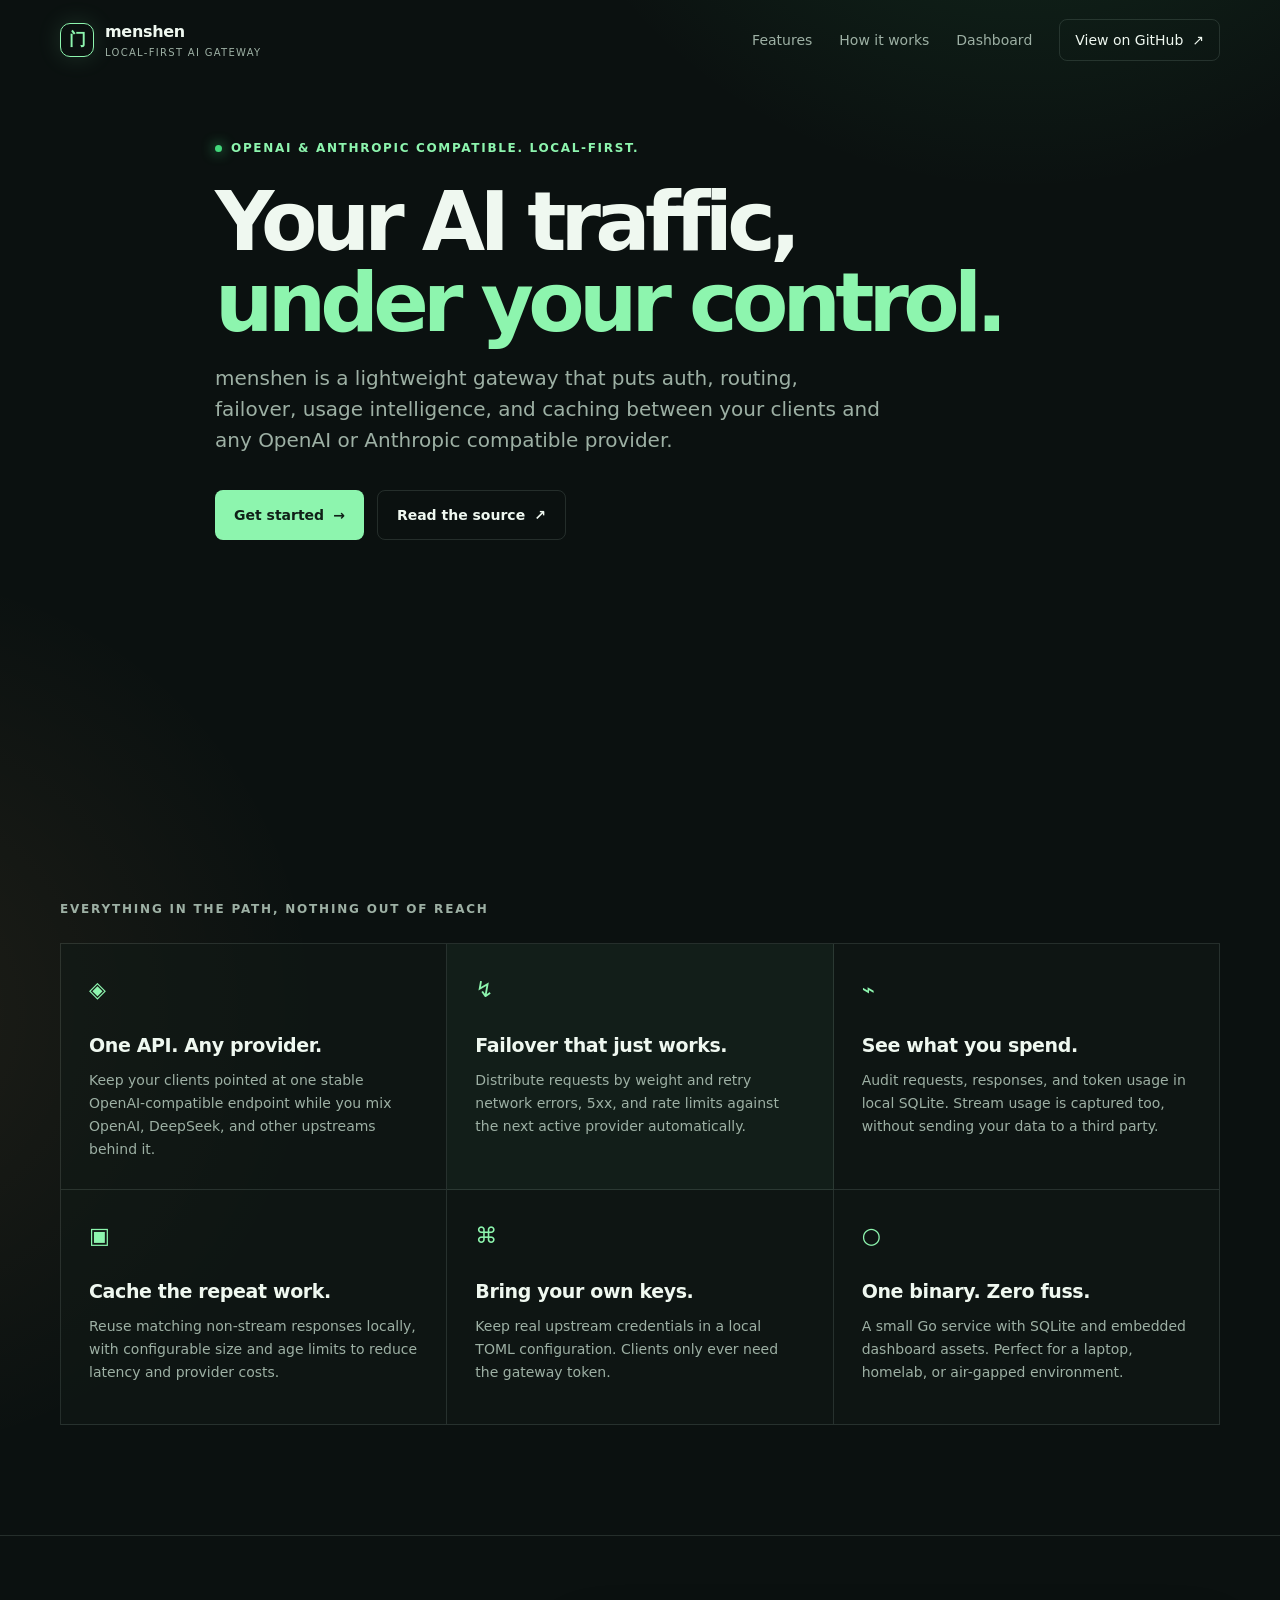
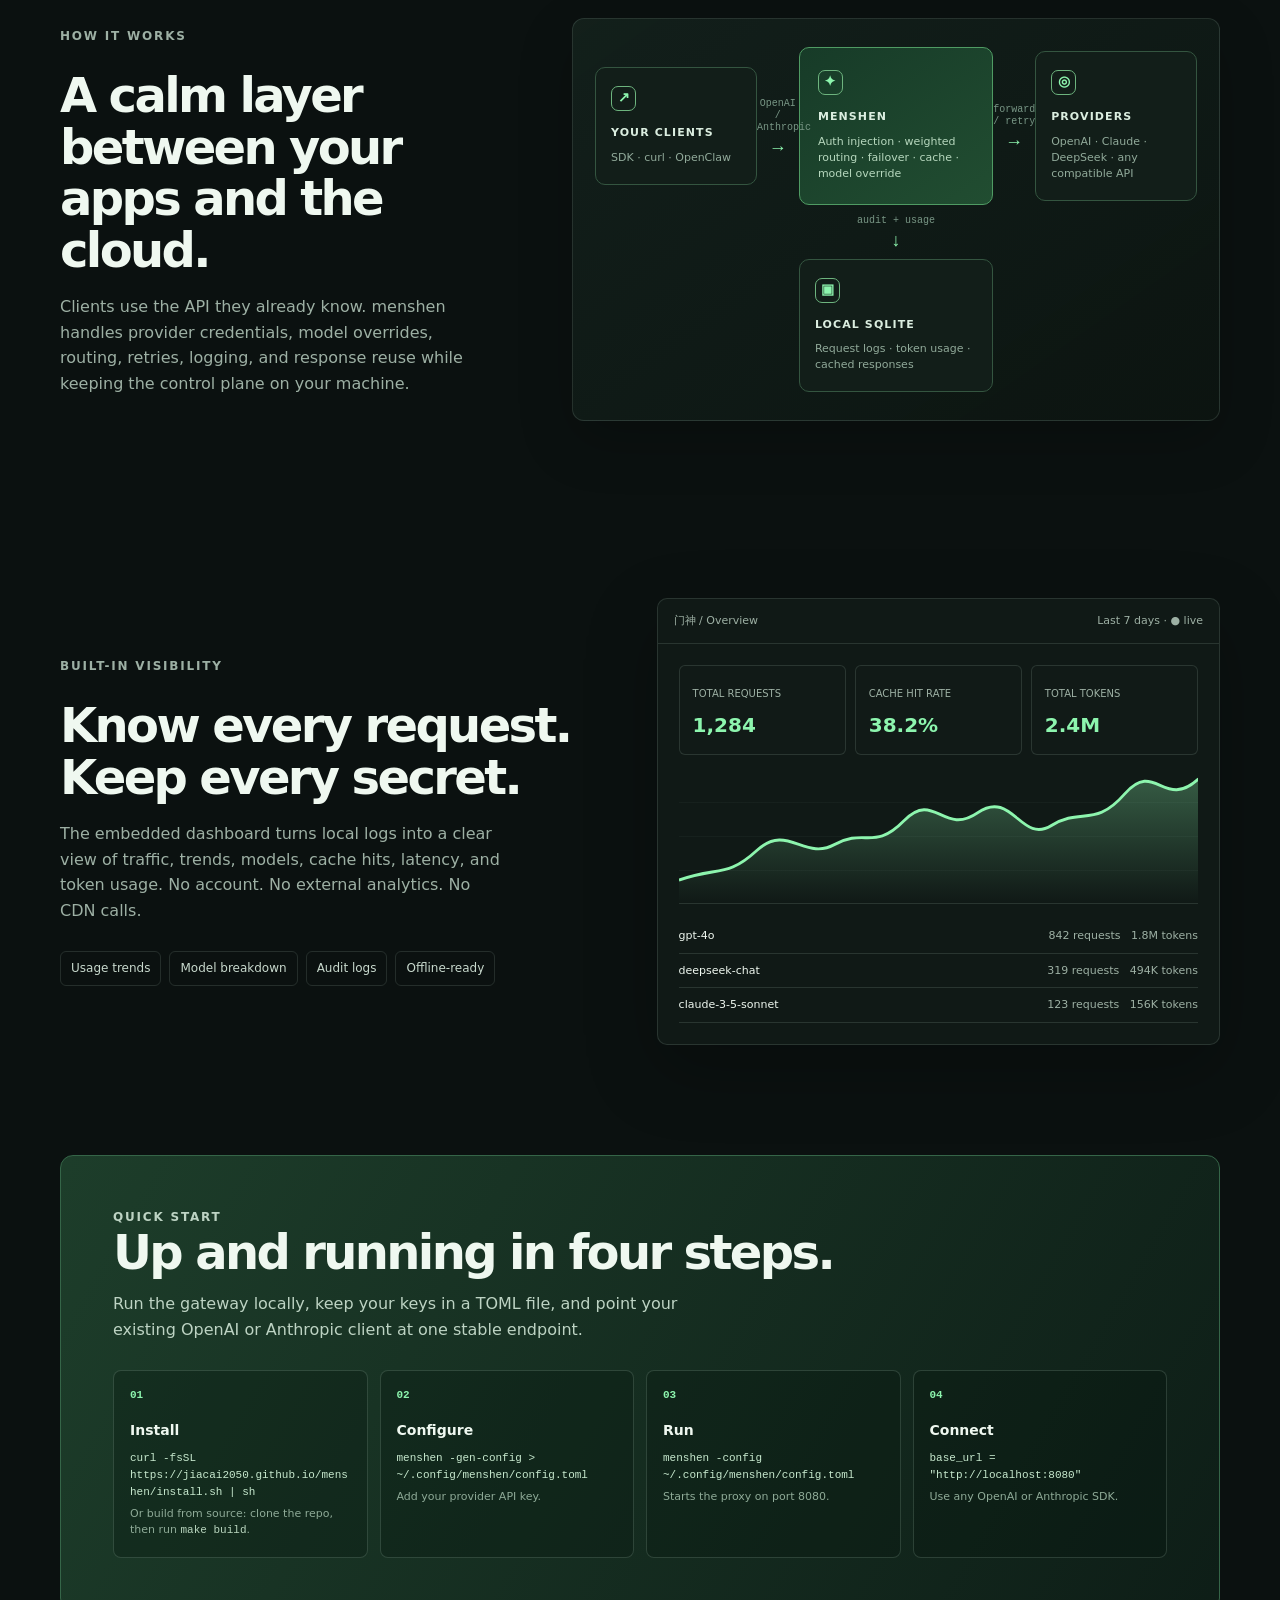
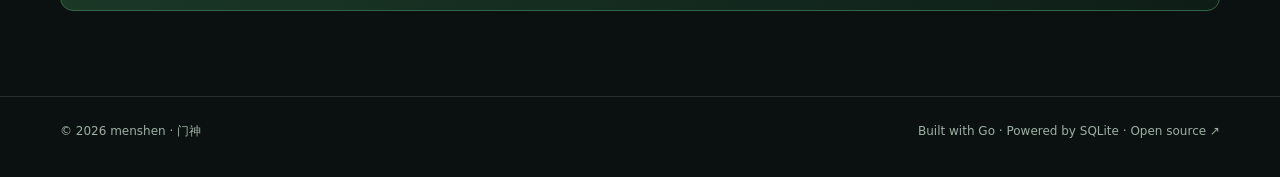
<file: docs/index.html>
<!doctype html>
<html lang="en">
<head>
  <meta charset="utf-8">
  <meta name="viewport" content="width=device-width, initial-scale=1">
  <meta name="theme-color" content="#0b1110">
  <meta name="description" content="menshen is a local-first OpenAI and Anthropic compatible AI gateway for auth injection, provider failover, usage auditing, and response caching.">
  <title>menshen — Your AI traffic, under your control</title>
  <style>
    :root {
      --bg: #0b1110;
      --panel: #111a17;
      --panel-2: #15231e;
      --line: rgba(207, 239, 219, .13);
      --text: #eff8f0;
      --muted: #9db0a4;
      --green: #8df5ae;
      --green-2: #42d77a;
      --orange: #ffb870;
      --max: 1160px;
    }
    * { box-sizing: border-box; }
    html { scroll-behavior: smooth; }
    body {
      margin: 0;
      color: var(--text);
      background:
        radial-gradient(circle at 80% -10%, rgba(66, 215, 122, .17), transparent 33rem),
        radial-gradient(circle at -10% 30%, rgba(255, 184, 112, .08), transparent 28rem),
        var(--bg);
      font: 16px/1.6 Inter, ui-sans-serif, system-ui, -apple-system, BlinkMacSystemFont, "Segoe UI", sans-serif;
    }
    a { color: inherit; text-decoration: none; }
    .wrap { width: min(var(--max), calc(100% - 40px)); margin: 0 auto; }
    .nav { height: 80px; display: flex; align-items: center; justify-content: space-between; }
    .brand { display: flex; align-items: center; gap: 11px; font-weight: 750; letter-spacing: -.02em; }
    .brand-mark {
      display: grid; place-items: center; width: 34px; height: 34px; border: 1px solid var(--green);
      border-radius: 10px; color: var(--green); font-size: 17px; font-weight: 800;
      box-shadow: 0 0 24px rgba(141, 245, 174, .14);
    }
    .brand small { display: block; color: var(--muted); font-size: 10px; font-weight: 500; letter-spacing: .13em; text-transform: uppercase; }
    .links { display: flex; align-items: center; gap: 27px; color: var(--muted); font-size: 14px; }
    .links a:hover { color: var(--text); }
    .github { padding: 9px 15px; border: 1px solid var(--line); border-radius: 8px; color: var(--text); }
    .hero { min-height: calc(100vh - 80px); padding: 54px 0 92px; max-width: 850px; }
    .eyebrow { display: inline-flex; align-items: center; gap: 9px; color: var(--green); font-size: 12px; font-weight: 700; letter-spacing: .14em; text-transform: uppercase; }
    .eyebrow i { width: 7px; height: 7px; border-radius: 50%; background: var(--green-2); box-shadow: 0 0 13px var(--green-2); }
    h1 { margin: 21px 0 20px; max-width: 830px; font-size: clamp(46px, 7vw, 82px); line-height: .99; letter-spacing: -.07em; }
    h1 em { color: var(--green); font-style: normal; }
    .hero p { max-width: 670px; margin: 0; color: var(--muted); font-size: 20px; line-height: 1.55; }
    .actions { display: flex; flex-wrap: wrap; gap: 13px; margin-top: 34px; }
    .button { display: inline-flex; align-items: center; gap: 9px; padding: 13px 19px; border-radius: 8px; font-size: 14px; font-weight: 700; transition: transform .2s, background .2s; }
    .button:hover { transform: translateY(-2px); }
    .primary { background: var(--green); color: #102018; }
    .primary:hover { background: #b1ffc5; }
    .secondary { border: 1px solid var(--line); color: var(--text); }
    .secondary:hover { background: var(--panel); }
    .features { padding: 0 0 110px; }
    .section-label { margin: 0 0 24px; color: var(--muted); font-size: 12px; font-weight: 700; letter-spacing: .15em; text-transform: uppercase; }
    .feature-grid { display: grid; grid-template-columns: repeat(3, 1fr); border-top: 1px solid var(--line); border-left: 1px solid var(--line); }
    .feature { min-height: 235px; padding: 28px; border-right: 1px solid var(--line); border-bottom: 1px solid var(--line); background: rgba(17, 26, 23, .56); }
    .feature:nth-child(2) { background: rgba(21, 35, 30, .72); }
    .icon { color: var(--green); font-size: 22px; }
    .feature h3 { margin: 23px 0 8px; font-size: 19px; letter-spacing: -.02em; }
    .feature p { margin: 0; color: var(--muted); font-size: 14px; line-height: 1.65; }
    .architecture { padding: 82px 0; border-top: 1px solid var(--line); }
    .arch-grid { display: grid; grid-template-columns: .8fr 1.2fr; gap: 80px; align-items: center; }
    h2 { margin: 0 0 17px; font-size: clamp(30px, 4vw, 48px); line-height: 1.08; letter-spacing: -.055em; }
    .architecture .copy p { color: var(--muted); }
    .flow-map { display: grid; grid-template-columns: 1fr 42px 1.2fr 42px 1fr; grid-template-rows: auto 54px auto; align-items: center; padding: 28px 22px; border: 1px solid var(--line); border-radius: 12px; background: linear-gradient(145deg, rgba(21, 35, 30, .82), rgba(12, 21, 17, .9)); box-shadow: 0 20px 55px rgba(0, 0, 0, .2); }
    .flow-card { min-width: 0; padding: 18px 15px; border: 1px solid #345540; border-radius: 10px; background: #121e19; }
    .flow-card.gateway { grid-column: 3; grid-row: 1; padding: 22px 18px; border-color: #4f9b63; background: linear-gradient(145deg, #173b28, #214d31); }
    .flow-card.storage { grid-column: 3; grid-row: 3; }
    .flow-card h3 { margin: 0 0 8px; color: #dbeee0; font-size: 11px; letter-spacing: .1em; }
    .flow-card p { margin: 0; color: #91aa9a; font-size: 11px; line-height: 1.45; overflow-wrap: anywhere; }
    .flow-card.gateway p { color: #b7d8be; }
    .flow-card .card-icon { display: block; width: 25px; height: 25px; margin-bottom: 13px; border: 1px solid #6db47e; border-radius: 7px; color: var(--green); text-align: center; font: 700 14px/23px ui-monospace, monospace; }
    .flow-card.client { grid-column: 1; grid-row: 1; }
    .flow-card.provider { grid-column: 5; grid-row: 1; }
    .flow-arrow { position: relative; color: #789685; font: 10px/1.2 ui-monospace, SFMono-Regular, Menlo, monospace; text-align: center; }
    .flow-arrow::after { display: block; margin: 8px auto 0; color: #8df5ae; content: "→"; font-size: 18px; line-height: 12px; }
    .flow-arrow.left { grid-column: 2; grid-row: 1; }
    .flow-arrow.right { grid-column: 4; grid-row: 1; }
    .flow-arrow.down { grid-column: 3; grid-row: 2; align-self: stretch; }
    .flow-arrow.down::after { content: "↓"; }
    .flow-arrow.down span { display: block; margin-top: 10px; }
    .dashboard { padding: 95px 0 110px; }
    .dashboard-inner { display: grid; grid-template-columns: 1fr 1.05fr; gap: 60px; align-items: center; }
    .dashboard-copy p { color: var(--muted); max-width: 450px; }
    .tag-list { display: flex; flex-wrap: wrap; gap: 8px; margin-top: 27px; }
    .tag { padding: 7px 10px; border: 1px solid var(--line); border-radius: 6px; color: #c8d9cd; font-size: 12px; }
    .screen { border: 1px solid var(--line); border-radius: 10px; background: #101916; box-shadow: 0 25px 70px rgba(0,0,0,.25); overflow: hidden; }
    .screen-bar { display: flex; justify-content: space-between; padding: 13px 16px; border-bottom: 1px solid var(--line); color: var(--muted); font-size: 11px; }
    .screen-body { padding: 21px; }
    .stats { display: grid; grid-template-columns: repeat(3, 1fr); gap: 9px; }
    .stat { padding: 13px; border: 1px solid var(--line); border-radius: 6px; background: var(--panel); }
    .stat small { color: var(--muted); font-size: 10px; }
    .stat b { display: block; margin-top: 5px; color: var(--green); font-size: 20px; }
    .chart { position: relative; height: 135px; margin-top: 14px; border-bottom: 1px solid var(--line); background: repeating-linear-gradient(to bottom, transparent 0 33px, rgba(207,239,219,.07) 34px); }
    .chart svg { width: 100%; height: 100%; }
    .screen-table { margin-top: 15px; color: var(--muted); font-size: 11px; }
    .screen-row { display: flex; justify-content: space-between; padding: 8px 0; border-bottom: 1px solid var(--line); }
    .screen-row b { color: var(--text); font-weight: 500; }
    .quick-start { margin-bottom: 85px; padding: 52px; border: 1px solid #356548; border-radius: 13px; background: linear-gradient(120deg, rgba(35, 76, 51, .75), rgba(15, 35, 26, .7)); }
    .quick-start header { margin-bottom: 28px; }
    .quick-start h2 { margin-bottom: 12px; }
    .quick-start header p { max-width: 580px; margin: 0; color: #bdd3c3; }
    .quick-steps { display: grid; grid-template-columns: repeat(4, 1fr); gap: 12px; margin: 0; padding: 0; list-style: none; counter-reset: steps; }
    .quick-steps li { min-width: 0; padding: 18px 16px; border: 1px solid rgba(207, 239, 219, .16); border-radius: 8px; background: rgba(7, 18, 12, .28); counter-increment: steps; }
    .quick-steps li::before { display: block; margin-bottom: 18px; color: var(--green); content: "0" counter(steps); font: 700 11px ui-monospace, monospace; }
    .quick-steps strong { display: block; margin-bottom: 8px; font-size: 14px; }
    .quick-steps code { display: block; overflow-wrap: anywhere; color: #c7e9ce; font: 11px/1.55 ui-monospace, SFMono-Regular, Menlo, monospace; }
    .quick-steps span { display: block; margin-top: 5px; color: #8eaa97; font-size: 11px; line-height: 1.45; }
    .quick-steps span code { display: inline; color: #b9d6bf; }
    footer { padding: 25px 0 35px; border-top: 1px solid var(--line); color: var(--muted); font-size: 12px; }
    footer .wrap { display: flex; justify-content: space-between; gap: 20px; }
    @media (max-width: 760px) {
      .wrap { width: min(var(--max), calc(100% - 28px)); }
      .nav { height: 68px; } .links a:not(.github) { display: none; }
      .hero { min-height: calc(100svh - 68px); padding: 48px 0 70px; } .hero p { font-size: 17px; }
      .feature-grid, .arch-grid, .dashboard-inner { grid-template-columns: 1fr; }
      .feature { min-height: auto; } .arch-grid, .dashboard-inner { gap: 35px; }
      .architecture, .dashboard { padding: 70px 0; }
      .flow-map { grid-template-columns: 1fr; grid-template-rows: auto; gap: 10px; padding: 18px; }
      .flow-card.client, .flow-card.gateway, .flow-card.provider, .flow-card.storage,
      .flow-arrow.left, .flow-arrow.right, .flow-arrow.down { grid-column: 1; grid-row: auto; }
      .flow-arrow { display: flex; flex-direction: column; align-items: center; }
      .flow-arrow::after { margin: 1px auto 0; }
      .flow-arrow.down span { margin-top: 0; }
      .quick-start { margin-bottom: 65px; padding: 40px 22px; }
      .quick-steps { grid-template-columns: 1fr 1fr; }
      footer .wrap { flex-direction: column; gap: 5px; }
    }
  </style>
</head>
<body>
  <header class="wrap nav">
    <a class="brand" href="#">
      <span class="brand-mark">门</span>
      <span>menshen<small>local-first AI gateway</small></span>
    </a>
    <nav class="links" aria-label="Main navigation">
      <a href="#features">Features</a>
      <a href="#how-it-works">How it works</a>
      <a href="#dashboard">Dashboard</a>
      <a class="github" href="https://github.com/jiacai2050/menshen">View on GitHub&nbsp; ↗</a>
    </nav>
  </header>

  <main>
    <section class="wrap hero">
      <div class="eyebrow"><i></i> OpenAI & Anthropic compatible. Local-first.</div>
      <h1>Your AI traffic,<br><em>under your control.</em></h1>
      <p>menshen is a lightweight gateway that puts auth, routing, failover, usage intelligence, and caching between your clients and any OpenAI or Anthropic compatible provider.</p>
      <div class="actions">
        <a class="button primary" href="https://github.com/jiacai2050/menshen#installation">Get started <span>→</span></a>
        <a class="button secondary" href="https://github.com/jiacai2050/menshen">Read the source <span>↗</span></a>
      </div>
    </section>

    <section id="features" class="wrap features">
      <p class="section-label">Everything in the path, nothing out of reach</p>
      <div class="feature-grid">
        <article class="feature">
          <div class="icon">◈</div>
          <h3>One API. Any provider.</h3>
          <p>Keep your clients pointed at one stable OpenAI-compatible endpoint while you mix OpenAI, DeepSeek, and other upstreams behind it.</p>
        </article>
        <article class="feature">
          <div class="icon">↯</div>
          <h3>Failover that just works.</h3>
          <p>Distribute requests by weight and retry network errors, 5xx, and rate limits against the next active provider automatically.</p>
        </article>
        <article class="feature">
          <div class="icon">⌁</div>
          <h3>See what you spend.</h3>
          <p>Audit requests, responses, and token usage in local SQLite. Stream usage is captured too, without sending your data to a third party.</p>
        </article>
        <article class="feature">
          <div class="icon">▣</div>
          <h3>Cache the repeat work.</h3>
          <p>Reuse matching non-stream responses locally, with configurable size and age limits to reduce latency and provider costs.</p>
        </article>
        <article class="feature">
          <div class="icon">⌘</div>
          <h3>Bring your own keys.</h3>
          <p>Keep real upstream credentials in a local TOML configuration. Clients only ever need the gateway token.</p>
        </article>
        <article class="feature">
          <div class="icon">○</div>
          <h3>One binary. Zero fuss.</h3>
          <p>A small Go service with SQLite and embedded dashboard assets. Perfect for a laptop, homelab, or air-gapped environment.</p>
        </article>
      </div>
    </section>

    <section id="how-it-works" class="architecture">
      <div class="wrap arch-grid">
        <div class="copy">
          <p class="section-label">How it works</p>
          <h2>A calm layer between your apps and the cloud.</h2>
          <p>Clients use the API they already know. menshen handles provider credentials, model overrides, routing, retries, logging, and response reuse while keeping the control plane on your machine.</p>
        </div>
        <div class="flow-map" aria-label="Request flow diagram">
          <div class="flow-card client">
            <span class="card-icon">↗</span>
            <h3>YOUR CLIENTS</h3>
            <p>SDK · curl · OpenClaw</p>
          </div>
          <div class="flow-arrow left"><span>OpenAI / Anthropic</span></div>
          <div class="flow-card gateway">
            <span class="card-icon">✦</span>
            <h3>MENSHEN</h3>
            <p>Auth injection · weighted routing · failover · cache · model override</p>
          </div>
          <div class="flow-arrow right"><span>forward / retry</span></div>
          <div class="flow-card provider">
            <span class="card-icon">◎</span>
            <h3>PROVIDERS</h3>
            <p>OpenAI · Claude · DeepSeek · any compatible API</p>
          </div>
          <div class="flow-arrow down"><span>audit + usage</span></div>
          <div class="flow-card storage">
            <span class="card-icon">▣</span>
            <h3>LOCAL SQLITE</h3>
            <p>Request logs · token usage · cached responses</p>
          </div>
        </div>
      </div>
    </section>

    <section id="dashboard" class="wrap dashboard">
      <div class="dashboard-inner">
        <div class="dashboard-copy">
          <p class="section-label">Built-in visibility</p>
          <h2>Know every request. Keep every secret.</h2>
          <p>The embedded dashboard turns local logs into a clear view of traffic, trends, models, cache hits, latency, and token usage. No account. No external analytics. No CDN calls.</p>
          <div class="tag-list">
            <span class="tag">Usage trends</span><span class="tag">Model breakdown</span><span class="tag">Audit logs</span><span class="tag">Offline-ready</span>
          </div>
        </div>
        <div class="screen" aria-label="Dashboard preview">
          <div class="screen-bar"><span>门神 / Overview</span><span>Last 7 days · ● live</span></div>
          <div class="screen-body">
            <div class="stats"><div class="stat"><small>TOTAL REQUESTS</small><b>1,284</b></div><div class="stat"><small>CACHE HIT RATE</small><b>38.2%</b></div><div class="stat"><small>TOTAL TOKENS</small><b>2.4M</b></div></div>
            <div class="chart"><svg viewBox="0 0 600 135" preserveAspectRatio="none" aria-hidden="true"><path d="M0 112 C45 98 55 110 90 82 S145 93 180 76 S225 83 260 52 S305 68 345 44 S395 76 430 57 S480 60 515 25 S560 42 600 10" fill="none" stroke="#8df5ae" stroke-width="3"/><path d="M0 112 C45 98 55 110 90 82 S145 93 180 76 S225 83 260 52 S305 68 345 44 S395 76 430 57 S480 60 515 25 S560 42 600 10 V135 H0Z" fill="url(#fade)" opacity=".3"/><defs><linearGradient id="fade" x1="0" x2="0" y1="0" y2="1"><stop stop-color="#8df5ae"/><stop offset="1" stop-color="#8df5ae" stop-opacity="0"/></linearGradient></defs></svg></div>
            <div class="screen-table"><div class="screen-row"><b>gpt-4o</b><span>842 requests&nbsp;&nbsp; 1.8M tokens</span></div><div class="screen-row"><b>deepseek-chat</b><span>319 requests&nbsp;&nbsp; 494K tokens</span></div><div class="screen-row"><b>claude-3-5-sonnet</b><span>123 requests&nbsp;&nbsp; 156K tokens</span></div></div>
          </div>
        </div>
      </div>
    </section>

    <section id="quick-start" class="wrap quick-start">
      <header>
        <p class="section-label">Quick start</p>
        <h2>Up and running in four steps.</h2>
        <p>Run the gateway locally, keep your keys in a TOML file, and point your existing OpenAI or Anthropic client at one stable endpoint.</p>
      </header>
      <ol class="quick-steps">
        <li><strong>Install</strong><code>curl -fsSL https://jiacai2050.github.io/menshen/install.sh | sh</code><span>Or build from source: clone the repo, then run <code>make build</code>.</span></li>
        <li><strong>Configure</strong><code>menshen -gen-config &gt; ~/.config/menshen/config.toml</code><span>Add your provider API key.</span></li>
        <li><strong>Run</strong><code>menshen -config ~/.config/menshen/config.toml</code><span>Starts the proxy on port 8080.</span></li>
        <li><strong>Connect</strong><code>base_url = "http://localhost:8080"</code><span>Use any OpenAI or Anthropic SDK.</span></li>
      </ol>
    </section>
  </main>

  <footer>
    <div class="wrap"><span>© 2026 menshen · 门神</span><span>Built with Go · Powered by SQLite · <a href="https://github.com/jiacai2050/menshen">Open source ↗</a></span></div>
  </footer>
</body>
</html>
</file>
